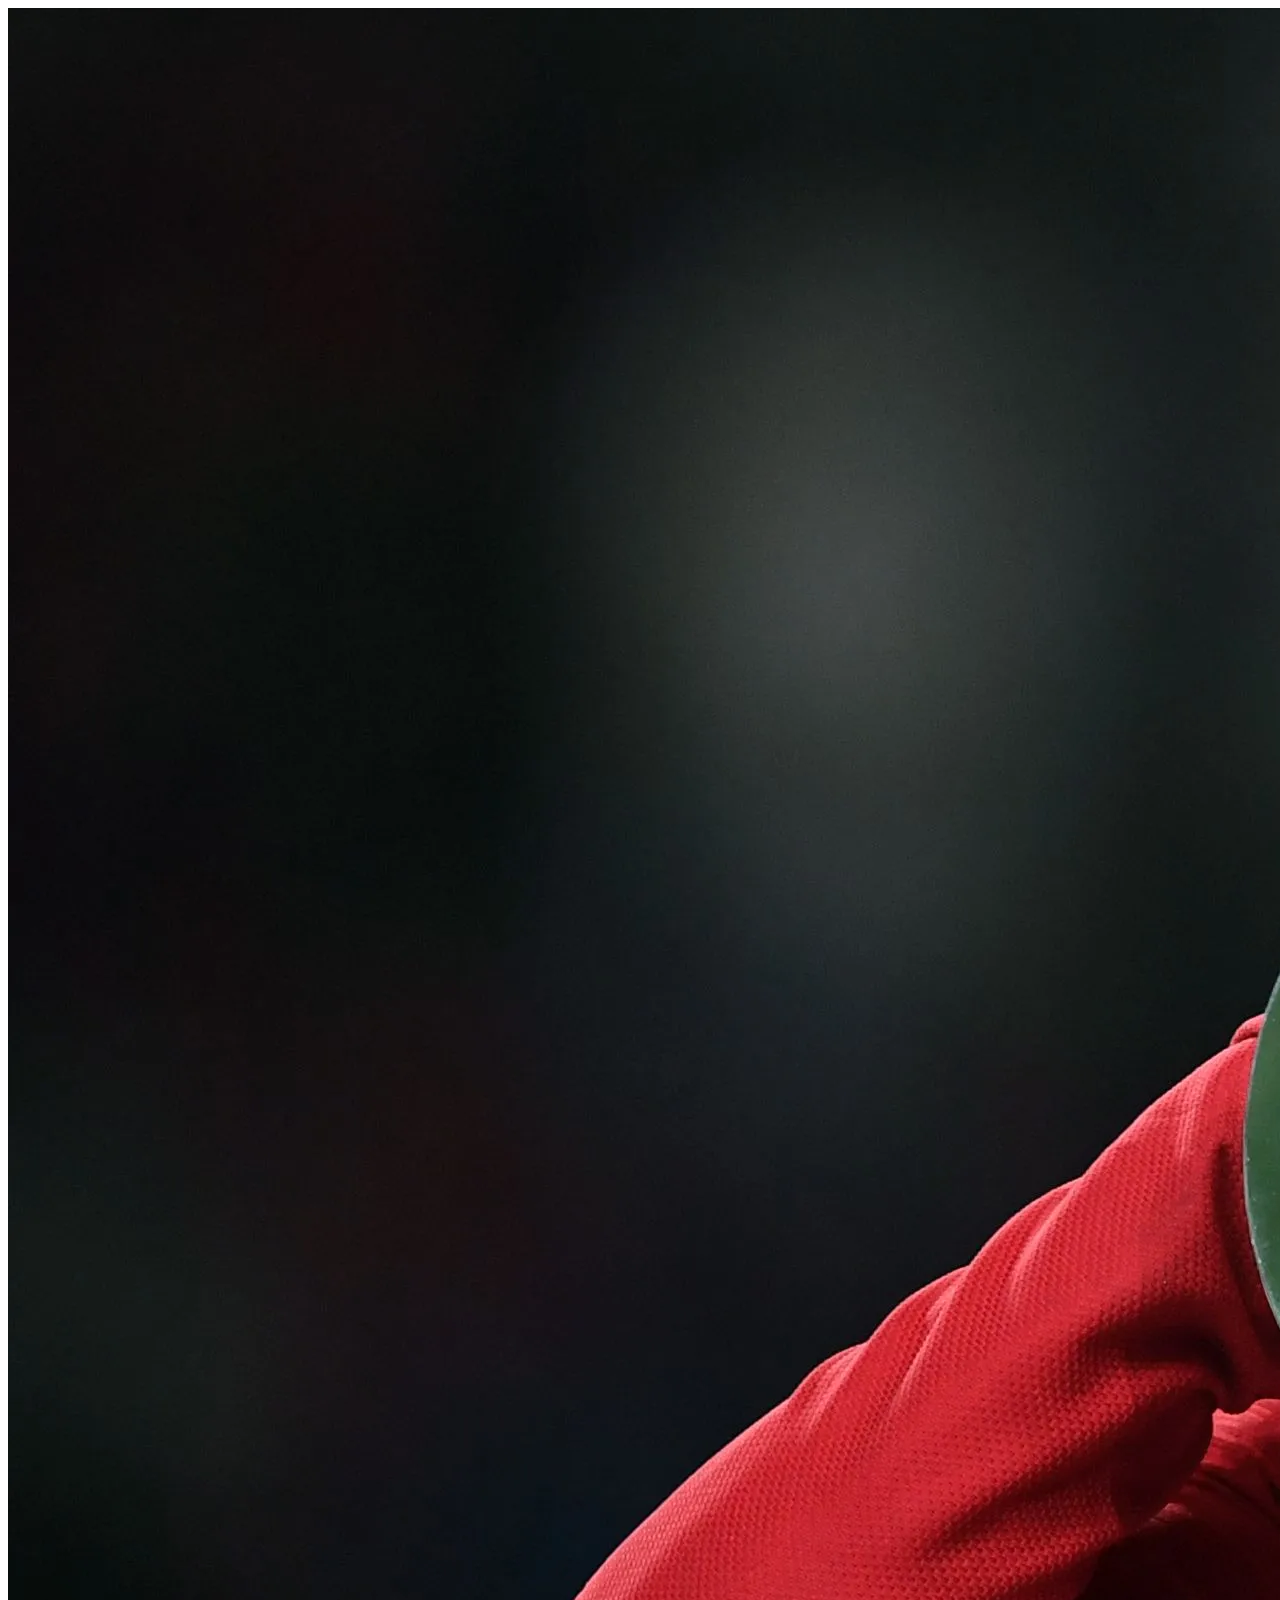
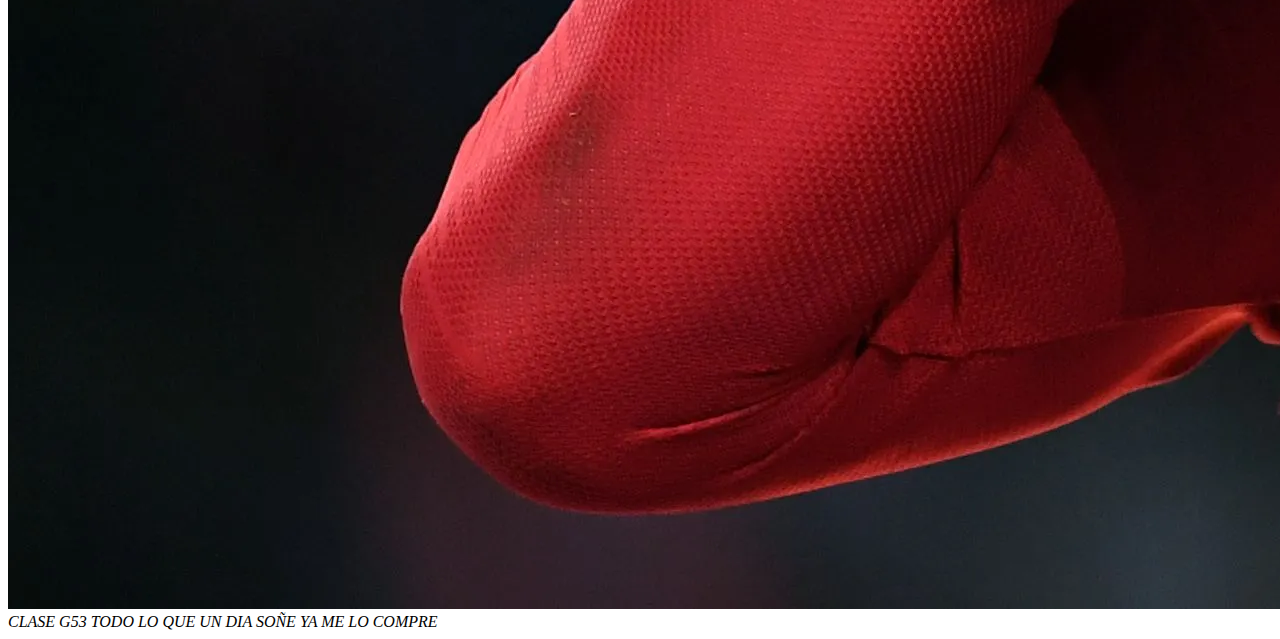
<file: assets/index.html>
<!DOCTYPE html>
<html lang="en">
<head>
    <meta charset="UTF-8">
    <meta name="viewport" content="width=device-width, initial-scale=1.0">
    <title>Document</title>
</head>
<body>
    <img src="./SIU.webp" >
    <i> CLASE G53 TODO LO QUE UN DIA SOÑE YA ME LO COMPRE
</body>
</html>
</file>
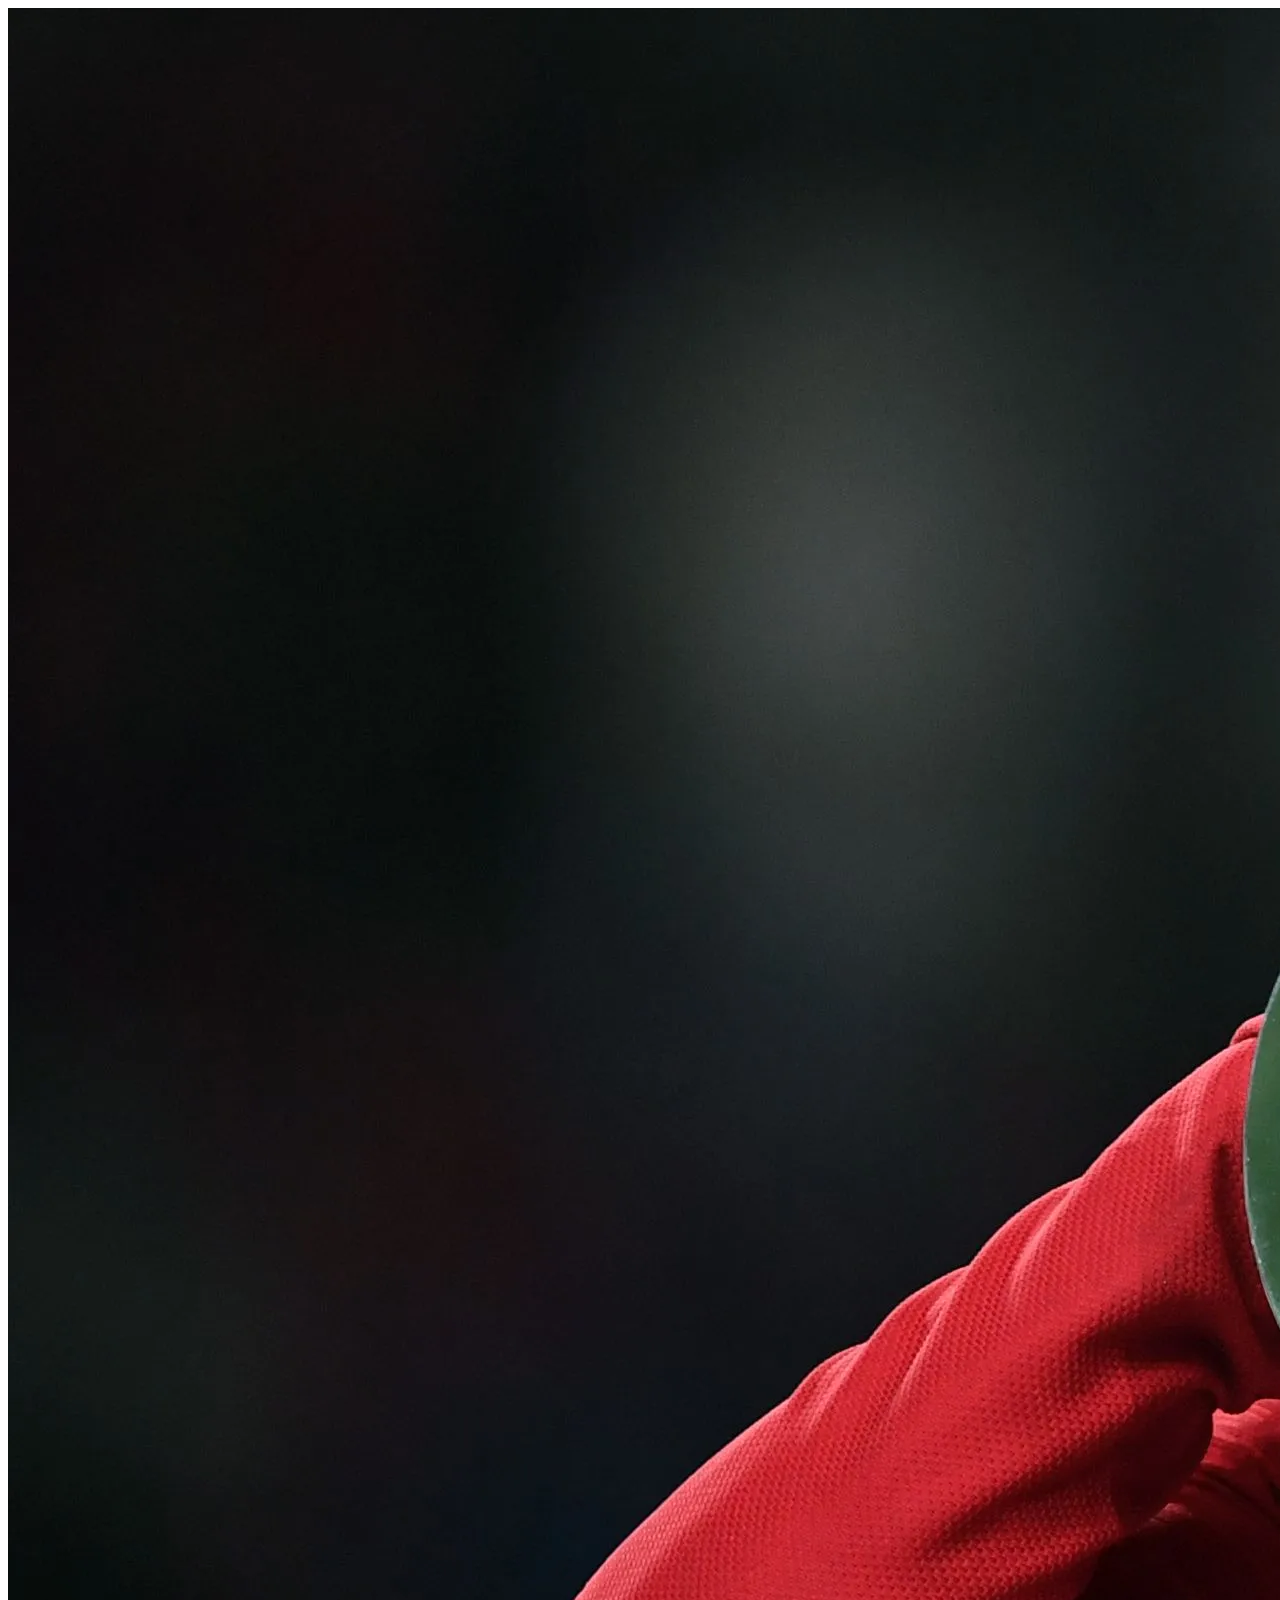
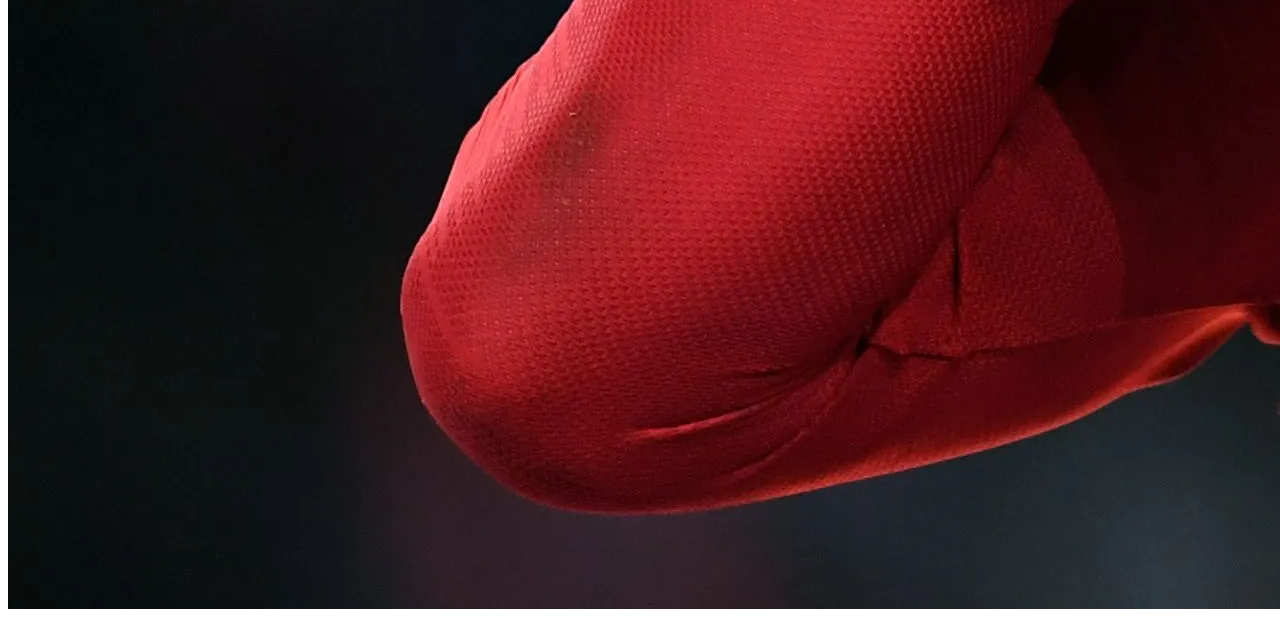
<file: assets/css/index.html>
<!DOCTYPE html>
<html lang="en">
<head>
    <meta charset="UTF-8">
    <meta name="viewport" content="width=device-width, initial-scale=1.0">
    <title>Document</title>
</head>
<body>
    <img src="../SIU.webp">
</body>
</html>
</file>
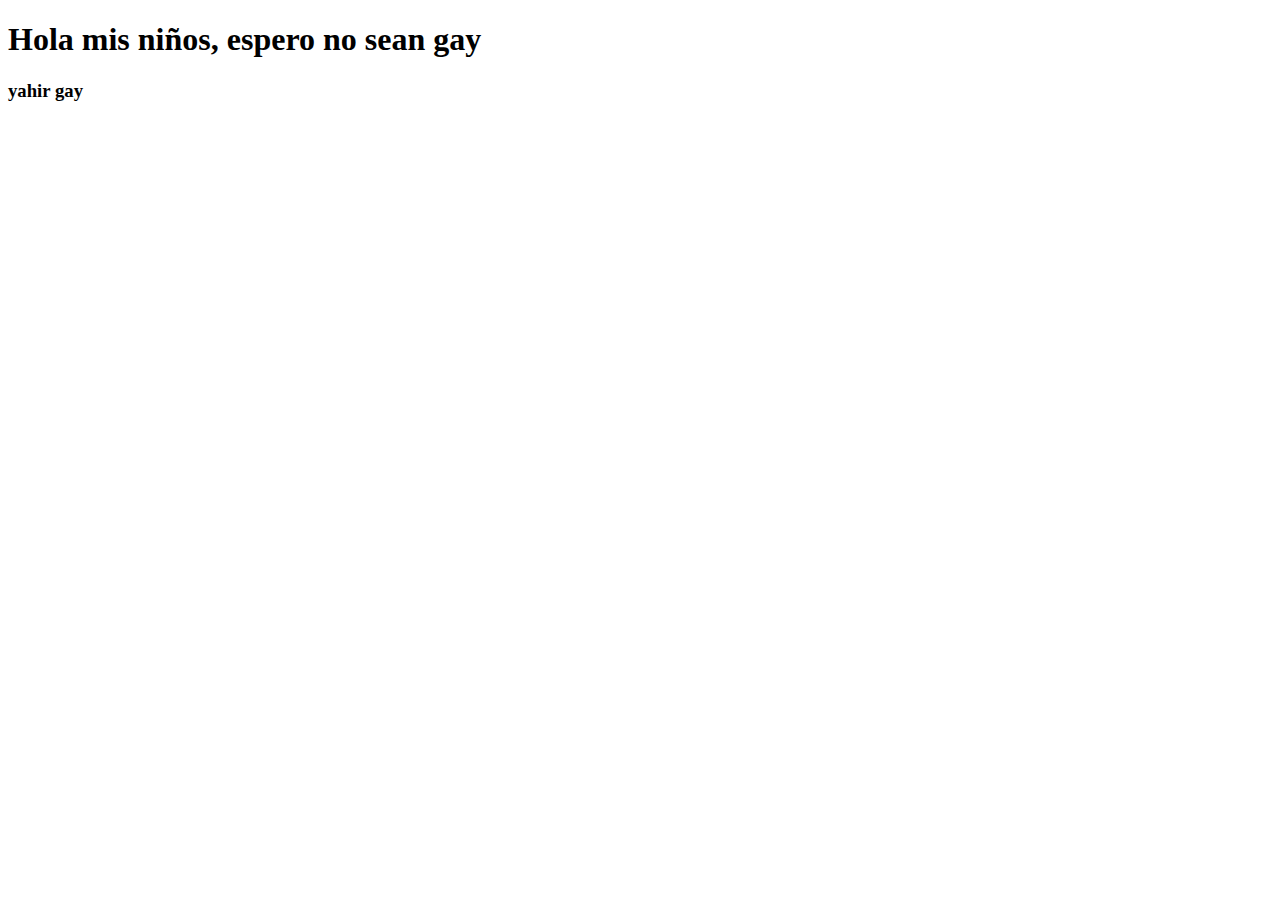
<file: Vistas/index2.html>
<!DOCTYPE html>
<html lang="en">
<head>
    <meta charset="UTF-8">
    <meta name="viewport" content="width=device-width, initial-scale=1.0">
    <title>Hola mis niños</title>
</head>
<body>
    
    
    
        <H1>Hola mis niños, espero no sean gay</H1>
       
        <div>
          <p>
             <h3>
                yahir gay
             </h3>
          </p>
        </div>
       

</body>
</html>
</file>
